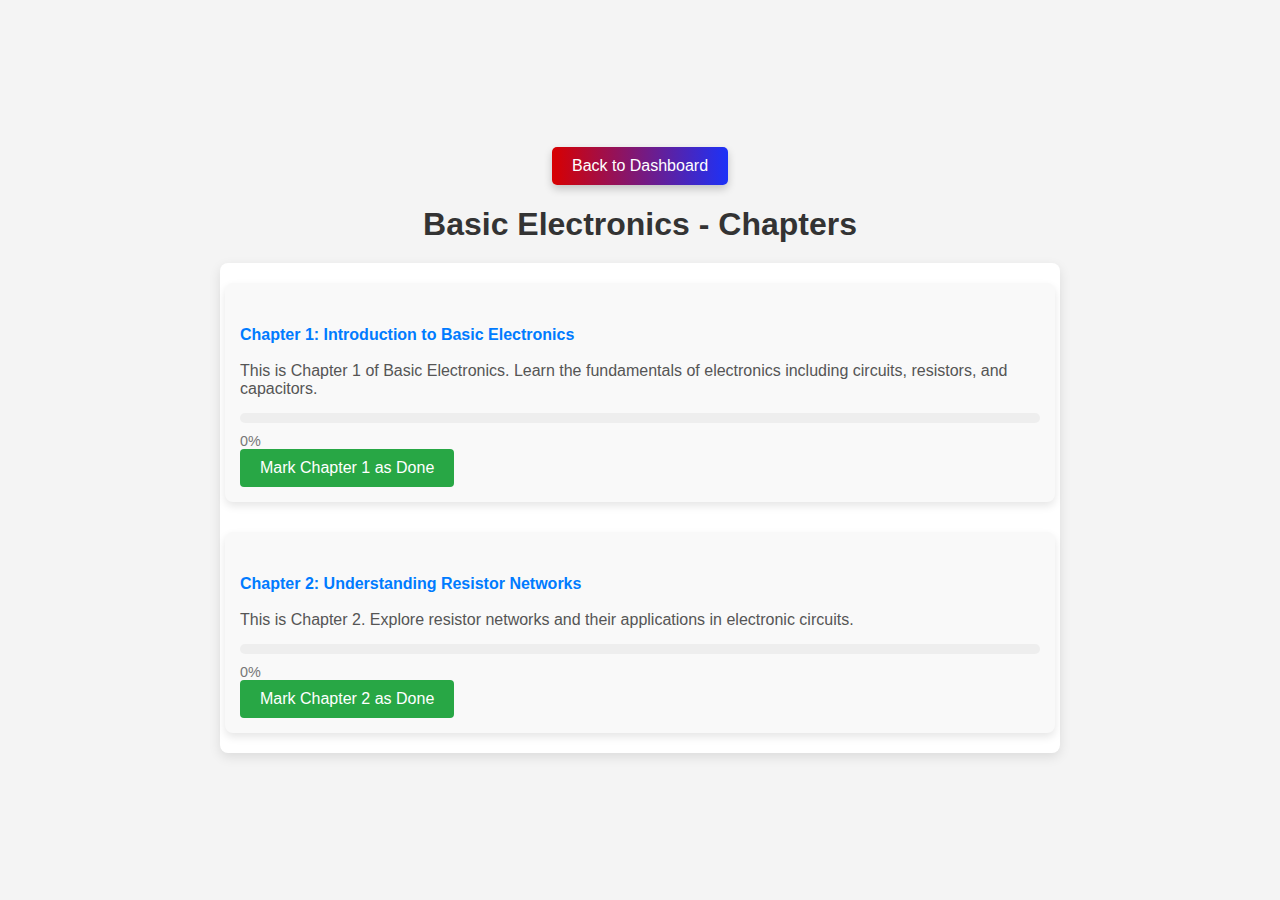
<file: b_be.html>
<!DOCTYPE html>
<html lang="en">
<head>
    <meta charset="UTF-8">
    <meta name="viewport" content="width=device-width, initial-scale=1.0">
    <title>Basic Electronics - Chapters</title>
    <style>
        body {
            font-family: Arial, sans-serif;
            background: #f4f4f4;
            margin: 0;
            padding: 0;
            display: flex;
            flex-direction: column;
            align-items: center;
            justify-content: center;
            height: 100vh;
        }

        h1 {
            margin-bottom: 20px;
            color: #333;
        }

        .chapter-container {
            display: flex;
            flex-direction: column;
            align-items: center;
            gap: 30px;
            width: 80%;
            max-width: 800px;
            background: white;
            border-radius: 8px;
            padding: 20px;
            box-shadow: 0 4px 12px rgba(0, 0, 0, 0.1);
        }

        .chapter {
            width: 100%;
            padding: 15px;
            background-color: #f9f9f9;
            border-radius: 8px;
            box-shadow: 0 4px 8px rgba(0, 0, 0, 0.1);
        }

        .chapter h2 {
            margin-bottom: 10px;
            color: #333;
        }

        .chapter p {
            margin-bottom: 15px;
            color: #555;
        }

        .progress-container {
            width: 100%;
            height: 10px;
            background: #eee;
            border-radius: 5px;
            margin-bottom: 10px;
        }

        .progress-fill {
            height: 100%;
            background: linear-gradient(to right, #ff6600, #ff9900);
            width: 0%;
            transition: width 0.3s ease;
        }

        .progress-text {
            font-size: 0.9rem;
            color: #777;
        }

        .mark-done-btn {
            padding: 10px 20px;
            background-color: #28a745;
            color: white;
            border: none;
            border-radius: 4px;
            cursor: pointer;
            font-size: 1rem;
        }

        .mark-done-btn:hover {
            background-color: #218838;
        }

        .mark-done-btn.disabled {
            background-color: #6c757d;
            cursor: not-allowed;
        }

        .chapter a {
            text-decoration: none;
            color: #007bff;
            font-size: 1rem;
            margin-top: 10px;
        }

        .chapter a:hover {
            text-decoration: underline;
        }
    </style>
</head>
<body>
    <div class="Dashboard-btn">
        <button onclick="window.location.href='backbencher.html'" 
                style="background: linear-gradient(to right, #d80000, #1c32f8); 
                       color: white; 
                       border: none; 
                       padding: 10px 20px; 
                       border-radius: 5px; 
                       font-size: 1rem; 
                       cursor: pointer; 
                       box-shadow: 0 4px 8px rgba(0, 0, 0, 0.2);">
            Back to Dashboard
        </button>
    </div>
    
    
    <h1>Basic Electronics - Chapters</h1>

    <div class="chapter-container">
        <!-- Chapter 1 -->
        <div class="chapter">
            <h2><a href="be_1_1.html">Chapter 1: Introduction to Basic Electronics</a></h2>
            <p>This is Chapter 1 of Basic Electronics. Learn the fundamentals of electronics including circuits, resistors, and capacitors.</p>

            <!-- Progress Bar for Chapter 1 -->
            <div class="progress-container">
                <div class="progress-fill" id="be-progress" style="width: 0%;"></div>
            </div>
            <div class="progress-text" id="be-progress-text">0%</div>

            <button class="mark-done-btn" id="mark-done-btn1" onclick="toggleChapterProgress('be', 1)">Mark Chapter 1 as Done</button>
        </div>

        <!-- Chapter 2 -->
        <div class="chapter">
            <h2><a href="be_1_2.html">Chapter 2: Understanding Resistor Networks</a></h2>
            <p>This is Chapter 2. Explore resistor networks and their applications in electronic circuits.</p>

            <!-- Progress Bar for Chapter 2 -->
            <div class="progress-container">
                <div class="progress-fill" id="be2-progress" style="width: 0%;"></div>
            </div>
            <div class="progress-text" id="be2-progress-text">0%</div>

            <button class="mark-done-btn" id="mark-done-btn2" onclick="toggleChapterProgress('be2', 2)">Mark Chapter 2 as Done</button>
        </div>
    </div>

    <script>
        // Function to toggle chapter progress (mark as done/undo)
        function toggleChapterProgress(subject, chapter) {
            let progress = parseInt(localStorage.getItem(subject + '_progress')) || 0;

            // Toggle progress
            if (progress === 0) {
                progress = 100;
                document.getElementById('mark-done-btn' + chapter).textContent = "Undo Marking";
            } else {
                progress = 0;
                document.getElementById('mark-done-btn' + chapter).textContent = "Mark Chapter " + chapter + " as Done";
            }

            localStorage.setItem(subject + '_progress', progress);

            document.getElementById(subject + '-progress').style.width = `${progress}%`;
            document.getElementById(subject + '-progress-text').textContent = `${progress}%`;
        }

        // Initialize or fetch progress data for each chapter on page load
        window.onload = function() {
            let chapter1Progress = parseInt(localStorage.getItem('be_progress')) || 0;
            document.getElementById('be-progress').style.width = `${chapter1Progress}%`;
            document.getElementById('be-progress-text').textContent = `${chapter1Progress}%`;

            let chapter2Progress = parseInt(localStorage.getItem('be2_progress')) || 0;
            document.getElementById('be2-progress').style.width = `${chapter2Progress}%`;
            document.getElementById('be2-progress-text').textContent = `${chapter2Progress}%`;
        };
    </script>
</body>
</html>
</file>
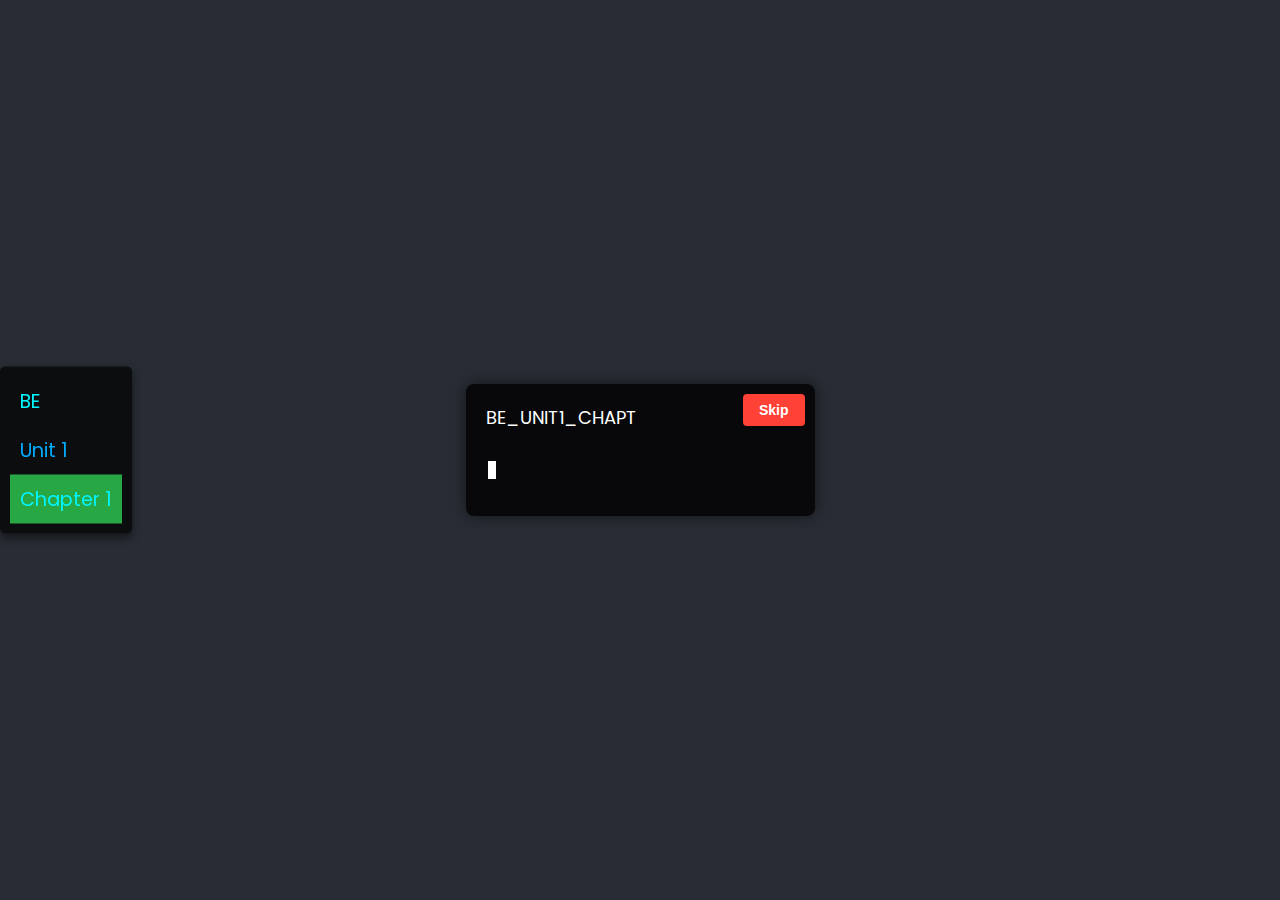
<file: be_1_1.html>
<!DOCTYPE html>
<html lang="en">
<head>
    <meta charset="UTF-8">
    <meta name="viewport" content="width=device-width, initial-scale=1.0">
    <title>BE: Unit 1 - Chapter 1</title>
    <style>
        /* Importing a modern font */
        @import url('https://fonts.googleapis.com/css2?family=Poppins:wght@400;600&display=swap');

        body {
            margin: 0;
            font-family: 'Poppins', sans-serif;
            display: flex;
            justify-content: center;
            align-items: center;
            height: 100vh;
            background: #282c34;
            color: white;
            overflow: hidden;
            position: relative;
        }

        .content-container {
            text-align: left;
            max-width: 800px;
            padding: 20px;
            background: rgba(0, 0, 0, 0.8);
            border-radius: 8px;
            box-shadow: 0px 0px 15px rgba(0, 0, 0, 0.5);
            position: relative;
        }

        .line {
            font-size: 18px;
            white-space: pre-wrap; /* Keep line breaks */
        }

        .cursor {
            display: inline-block;
            background: white;
            width: 8px;
            height: 18px;
            margin-left: 2px;
            animation: blink 0.6s infinite;
        }

        .link {
            margin-top: 20px;
            display: inline-block;
            padding: 10px 20px;
            background-color: #007BFF;
            color: white;
            text-decoration: none;
            border-radius: 5px;
            font-weight: bold;
            visibility: hidden; /* Hide link until animation ends */
        }

        .link.show {
            visibility: visible; /* Show link after animation ends */
            animation: fadeIn 1s forwards; /* Fade-in effect for link */
        }

        .skip-btn {
            position: absolute;
            top: 10px;
            right: 10px;
            background-color: #FF4136;
            color: white;
            border: none;
            border-radius: 4px;
            padding: 8px 16px;
            cursor: pointer;
            font-size: 14px;
            font-weight: bold;
        }

        .skip-btn:hover {
            background-color: #FF6347;
        }

        /* Navigation Map */
        .nav-container {
            position: fixed;
            left: 0;
            top: 50%;
            transform: translateY(-50%);
            background: rgba(0, 0, 0, 0.7);
            padding: 10px;
            border-radius: 5px;
            box-shadow: 0 4px 8px rgba(0, 0, 0, 0.5);
        }

        .nav-container a {
            color: #00f5ff;
            text-decoration: none;
            display: block;
            padding: 10px;
            font-size: 1.2rem;
        }

        .nav-container a:hover {
            background-color: #006f8e;
            color: #fff;
        }

        .nav-container .chapter-link {
            background-color: #28a745; /* Green for Chapter 1 */
        }

        /* Responsive Design */
        @media screen and (max-width: 600px) {
            .nav-container {
                position: fixed;
                bottom: 0;
                left: 0;
                width: 100%;
                text-align: center;
            }

            .nav-container a {
                display: inline-block;
                width: 33%;
                font-size: 1rem;
            }
        }

        @keyframes blink {
            0%, 50% {
                opacity: 1;
            }
            51%, 100% {
                opacity: 0;
            }
        }

        @keyframes fadeIn {
            from {
                opacity: 0;
            }
            to {
                opacity: 1;
            }
        }

    </style>
</head>
<body>
    <!-- Navigation Sidebar -->
    <div class="nav-container">
        <a href="backbencher.html">BE</a>
        <a href="b_be.html" style="color: #00aaff;">Unit 1</a>
        <a href="be_1_1.html" class="chapter-link">Chapter 1</a>
    </div>

    <!-- Content for Chapter 1 -->
    <div class="content-container">
        <button class="skip-btn" onclick="skipAnimation()">Skip</button>
        <div id="typing-area" class="line"></div>
        <div class="cursor"></div>

        <!-- Link to the PDF file -->
        <a id="pdfLink" href="Definitions_and_Diagrams.pdf" class="link" target="_blank">Definitions and Diagrams.pdf</a>
    </div>

    <script>
        const lines = [
            "BE_UNIT1_CHAPTER1\n",
            ">> This chapter basically has:\n",
            ">>  1. Definitions and Diagrams\n",
            ">>  2. Derivations (Half wave rectifier and bridge rectifier)\n",
            ">>  3. Diode Models Explanation\n",
            ">>  4. Numericals (with and without circuit diagram)\n",
            ">>  5. Zener Diode\n\n"
        ];

        let currentLine = 0;
        let charIndex = 0;
        const typingArea = document.getElementById("typing-area");
        const pdfLink = document.getElementById("pdfLink");
        let animationSkipped = false;

        function typeLine() {
            if (animationSkipped) return; // Stop typing animation if skipped

            if (currentLine < lines.length) {
                const line = lines[currentLine];
                if (charIndex < line.length) {
                    typingArea.textContent += line.charAt(charIndex);
                    charIndex++;
                    setTimeout(typeLine, 50); // Speed of typing (adjust as needed)
                } else {
                    currentLine++;
                    charIndex = 0;
                    setTimeout(typeLine, 500); // Small delay before the next line
                }
            } else {
                // Show the link after typing finishes
                pdfLink.classList.add("show");
            }
        }

        function skipAnimation() {
            animationSkipped = true;
            // Show all lines instantly
            typingArea.textContent = lines.join("");
            // Show the PDF link
            pdfLink.classList.add("show");
            // Remove the cursor and skip button
            document.querySelector(".cursor").style.display = "none";
            document.querySelector(".skip-btn").style.display = "none";
        }

        // Start the typing animation
        typeLine();
    </script>
</body>
</html>
</file>
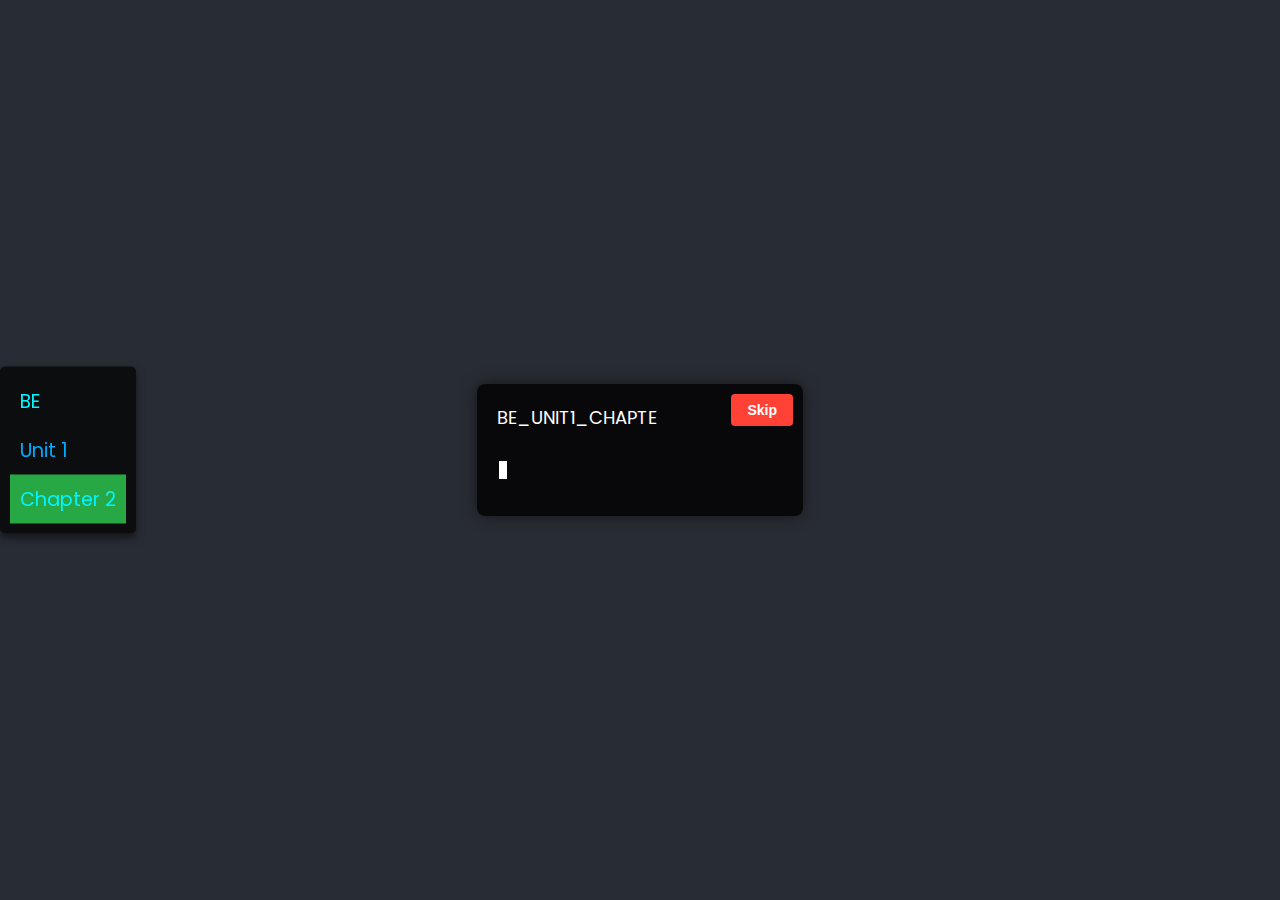
<file: be_1_2.html>
<!DOCTYPE html>
<html lang="en">
<head>
    <meta charset="UTF-8">
    <meta name="viewport" content="width=device-width, initial-scale=1.0">
    <title>BE: Unit 1 Chapter 2</title>
    <style>
        /* Importing a modern font */
        @import url('https://fonts.googleapis.com/css2?family=Poppins:wght@400;600&display=swap');

        body {
            margin: 0;
            font-family: 'Poppins', sans-serif;
            display: flex;
            justify-content: center;
            align-items: center;
            height: 100vh;
            background: #282c34;
            color: white;
            overflow: hidden;
            position: relative;
        }

        .content-container {
            text-align: left;
            max-width: 800px;
            padding: 20px;
            background: rgba(0, 0, 0, 0.8);
            border-radius: 8px;
            box-shadow: 0px 0px 15px rgba(0, 0, 0, 0.5);
            position: relative;
        }

        .line {
            font-size: 18px;
            white-space: pre-wrap; /* Keep line breaks */
        }

        .cursor {
            display: inline-block;
            background: white;
            width: 8px;
            height: 18px;
            margin-left: 2px;
            animation: blink 0.6s infinite;
        }

        .link {
            margin-top: 20px;
            display: inline-block;
            padding: 10px 20px;
            background-color: #007BFF; /* Blue color */
            color: white;
            text-decoration: none;
            border-radius: 5px;
            font-weight: bold;
            visibility: hidden; /* Hide link until animation ends */
        }

        .link.show {
            visibility: visible; /* Show link after animation ends */
            animation: fadeIn 1s forwards; /* Fade-in effect for link */
        }

        .skip-btn {
            position: absolute;
            top: 10px;
            right: 10px;
            background-color: #FF4136;
            color: white;
            border: none;
            border-radius: 4px;
            padding: 8px 16px;
            cursor: pointer;
            font-size: 14px;
            font-weight: bold;
        }

        .skip-btn:hover {
            background-color: #FF6347;
        }

        /* Navigation Map */
        .nav-container {
            position: fixed;
            left: 0;
            top: 50%;
            transform: translateY(-50%);
            background: rgba(0, 0, 0, 0.7);
            padding: 10px;
            border-radius: 5px;
            box-shadow: 0 4px 8px rgba(0, 0, 0, 0.5);
        }

        .nav-container a {
            color: #00f5ff;
            text-decoration: none;
            display: block;
            padding: 10px;
            font-size: 1.2rem;
        }

        .nav-container a:hover {
            background-color: #006f8e;
            color: #fff;
        }

        .nav-container .chapter-link {
            background-color: #28a745; /* Green for Chapter 2 */
        }

        /* Responsive Design */
        @media screen and (max-width: 600px) {
            .nav-container {
                position: fixed;
                bottom: 0;
                left: 0;
                width: 100%;
                text-align: center;
            }

            .nav-container a {
                display: inline-block;
                width: 33%;
                font-size: 1rem;
            }
        }

        @keyframes blink {
            0%, 50% {
                opacity: 1;
            }
            51%, 100% {
                opacity: 0;
            }
        }

        @keyframes fadeIn {
            from {
                opacity: 0;
            }
            to {
                opacity: 1;
            }
        }

    </style>
</head>
<body>
    <!-- Navigation Sidebar -->
    <div class="nav-container">
        <a href="backbencher.html">BE</a>
        <a href="b_be.html" style="color: #00aaff;">Unit 1</a>
        <a href="be_1_2.html" class="chapter-link">Chapter 2</a>
    </div>

    <!-- Content for Chapter 2 -->
    <div class="content-container">
        <button class="skip-btn" onclick="skipAnimation()">Skip</button>
        <div id="typing-area" class="line"></div>
        <div class="cursor"></div>

        <!-- Link to the PDF file -->
        <a id="pdfLink" href="Unit1_Chapter2_Notes.pdf" class="link" target="_blank">Unit1_Chapter2_Notes.pdf</a>
    </div>

    <script>
        const lines = [
            "BE_UNIT1_CHAPTER2\n",
            ">> This chapter basically has:\n",
            ">>  1. Transistor Current Gains (α and β)\n",
            ">>  2. Common Emitter and Common Base Configuration of BJT\n",
            ">>  3. DC Load Analysis\n",
            ">>  4. Numericals on (α and β), collector current, and IB, IC, IE\n",
            ">>  5. BJT as Switch\n",
            ">>  6. CE-RC: Diagram, phase reversal concept, input/output waveforms\n",
            ">>  7. MOSFET\n",
            ">>  8. CMOS\n\n"
        ];

        let currentLine = 0;
        let charIndex = 0;
        const typingArea = document.getElementById("typing-area");
        const pdfLink = document.getElementById("pdfLink");
        let animationSkipped = false;

        function typeLine() {
            if (animationSkipped) return; // Stop typing animation if skipped

            if (currentLine < lines.length) {
                const line = lines[currentLine];
                if (charIndex < line.length) {
                    typingArea.textContent += line.charAt(charIndex);
                    charIndex++;
                    setTimeout(typeLine, 50); // Speed of typing (adjust as needed)
                } else {
                    currentLine++;
                    charIndex = 0;
                    setTimeout(typeLine, 500); // Small delay before the next line
                }
            } else {
                // Show the link after typing finishes
                pdfLink.classList.add("show");
            }
        }

        function skipAnimation() {
            animationSkipped = true;
            // Show all lines instantly
            typingArea.textContent = lines.join("");
            // Show the PDF link
            pdfLink.classList.add("show");
            // Remove the cursor and skip button
            document.querySelector(".cursor").style.display = "none";
            document.querySelector(".skip-btn").style.display = "none";
        }

        // Start the typing animation
        typeLine();
    </script>
</body>
</html>
</file>
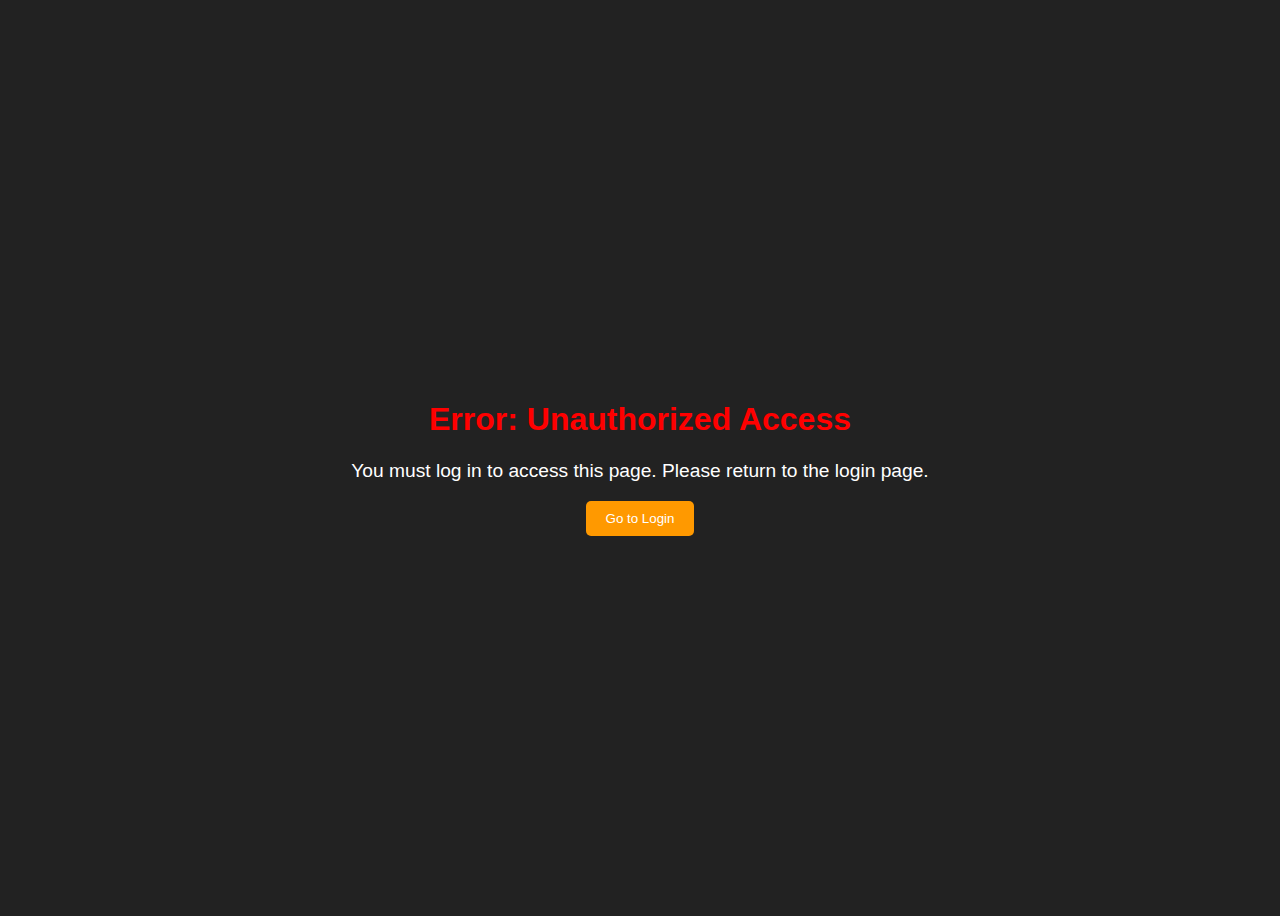
<file: scholar.html>
<!DOCTYPE html>
<html lang="en">
<head>
    <meta charset="UTF-8">
    <meta name="viewport" content="width=device-width, initial-scale=1.0">
    <title>Scholar Page</title>
    <style>
        body {
            background: #f4f4f4;
            font-family: Arial, sans-serif;
            color: #333;
            display: flex;
            flex-direction: column;
            justify-content: center;
            align-items: center;
            height: 100vh;
        }

        .content {
            text-align: center;
            padding: 40px;
            background-color: #fff;
            box-shadow: 0px 0px 15px rgba(0, 0, 0, 0.1);
            border-radius: 8px;
        }

        .content h1 {
            margin-bottom: 20px;
            color: #2d7f5e;
        }

        .content p {
            font-size: 1.2rem;
            color: #555;
        }

        .change-package-btn {
            padding: 10px 20px;
            background-color: #ff9900;
            border: none;
            border-radius: 5px;
            color: white;
            cursor: pointer;
            margin-top: 20px;
        }

        .change-package-btn:hover {
            background-color: #ff6600;
        }
    </style>
</head>
<body>

    <div class="content">
        <h1>Welcome to the Scholar Package!</h1>
        <p>This is the Scholar Package. Enjoy your learning experience!</p>

        <button class="change-package-btn" onclick="changePackage()">Change Package</button>
    </div>

    <script>
        // Check if the user is logged in
        if (!localStorage.getItem('userPackage')) {
            window.location.href = 'error.html';  // Redirect to error page if no package is found
        }

        function changePackage() {
            localStorage.removeItem('userPackage');  // Remove the current package
            window.location.href = 'chat.html';  // Redirect to chat.html to change the package
        }
    </script>

</body>
</html>
</file>
